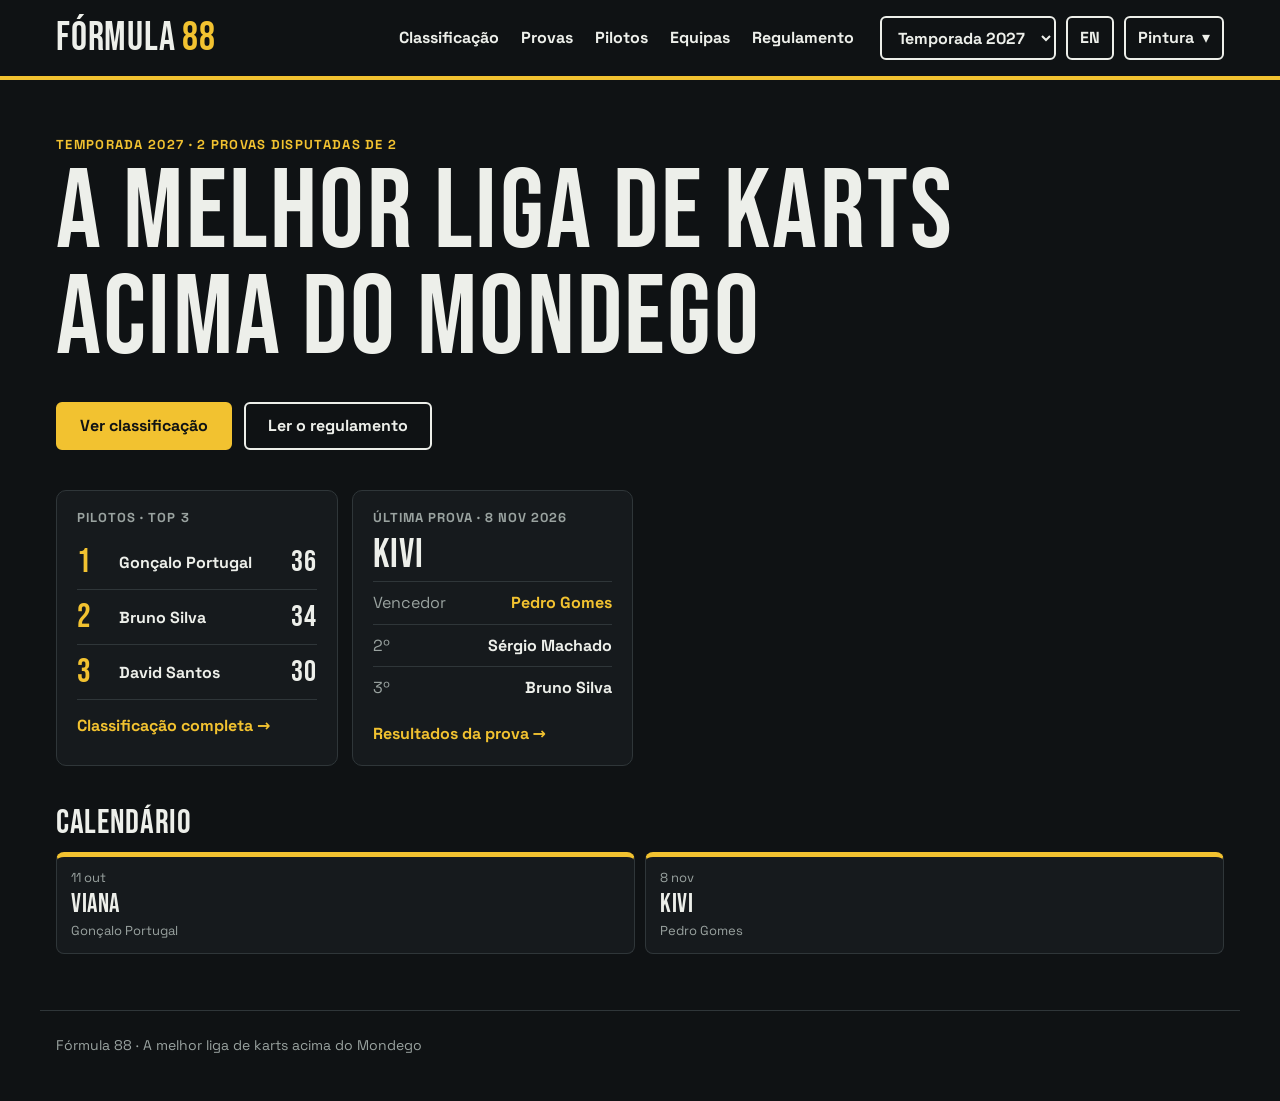
<file: index.html>
<!doctype html>
<html lang="pt" data-livery="escuro">
<head>
<meta charset="utf-8">
<meta name="viewport" content="width=device-width, initial-scale=1">
<title>Fórmula 88</title>
<link rel="manifest" href="manifest.webmanifest">
<meta name="theme-color" content="#0F1214">
<link rel="icon" type="image/png" sizes="32x32" href="assets/icons/favicon-32.png">
<link rel="icon" type="image/png" sizes="192x192" href="assets/icons/icon-192.png">
<link rel="apple-touch-icon" href="assets/icons/apple-touch-icon.png">
<meta name="apple-mobile-web-app-title" content="Fórmula 88">
<meta name="description" content="Fórmula 88: a melhor liga de karts acima do Mondego. Classificações, provas, pilotos e regulamento.">
<script>
/* Aplica a pintura guardada antes de a página aparecer. Fica só neste browser. */
(function () {
  try {
    var l = localStorage.getItem('f88-pintura');
    if (l) document.documentElement.setAttribute('data-livery', l);
  } catch (e) {}
  document.documentElement.className = 'f88-boot';
})();
</script>
<style>.f88-boot body { visibility: hidden; }</style>
</head>
<body>
<a class="skip" href="#app">Saltar para o conteúdo</a>
<header class="site-head">
  <div class="wrap head-row">
    <a class="logo" href="#/">FÓRMULA <span>88</span></a>
    <button class="menu-btn" id="menu-btn" aria-expanded="false" aria-controls="menu">Menu</button>
    <div class="menu" id="menu">
      <nav id="nav" class="nav" aria-label="Principal"></nav>
      <div class="tools">
        <select id="season-select" aria-label="Temporada"></select>
        <button type="button" class="lang-btn" id="lang-btn" lang="en" aria-label="Switch to English">EN</button>
        <details class="livery-pop" id="livery-pop">
          <summary>Pintura</summary>
          <div class="liveries" id="liveries" role="group" aria-label="Escolher pintura"></div>
        </details>
      </div>
    </div>
  </div>
  <div class="stripes" aria-hidden="true"></div>
</header>

<main id="app" class="wrap" tabindex="-1">
  <p class="loading">A carregar…</p>
</main>

<footer class="wrap site-foot">
  <p id="foot-line">Fórmula 88 · A melhor liga de karts acima do Mondego</p>
  <p><button type="button" class="link-btn" data-install hidden>Instalar como app</button></p>
</footer>

<script>
/* Esta página nunca muda: a versão vem de version.json, lido sempre de fresco, e é com ela que se pedem
   a folha de estilos e os scripts. Assim, quando o site é atualizado, basta abrir ou voltar à página. */
/* O Android avisa cedo que o site pode ser instalado; guarda-se o aviso para o botão "Instalar". */
window.F88Install = { prompt: null };
window.addEventListener('beforeinstallprompt', function (e) { e.preventDefault(); window.F88Install.prompt = e; window.dispatchEvent(new Event('f88-install')); });
(function () {
  var files = ['assets/i18n.js', 'assets/scoring.js', 'assets/xlsx.js', 'assets/replay.js', 'assets/app.js'], current = null, checked = Date.now();
  function show() { document.documentElement.classList.remove('f88-boot'); }
  function version() { return fetch('version.json', { cache: 'no-store' }).then(function (r) { return r.json(); }).then(function (j) { return String(j.v); }); }
  function start(v) {
    current = v;
    var l = document.createElement('link'); l.rel = 'stylesheet'; l.href = 'assets/style.css?v=' + v; l.onload = l.onerror = show;
    document.head.appendChild(l); setTimeout(show, 3000);
    (function next(i) {
      if (i >= files.length) return;
      var s = document.createElement('script'); s.src = files[i] + '?v=' + v; s.onload = function () { next(i + 1); };
      document.body.appendChild(s);
    })(0);
  }
  version().then(start, function () { start(String(Date.now())); });
  // ao voltar ao separador, se entretanto saiu uma versão nova, a página recarrega sozinha
  document.addEventListener('visibilitychange', function () {
    if (document.hidden || !current || Date.now() - checked < 60000) return;
    checked = Date.now();
    version().then(function (v) { if (v !== current) location.reload(); }, function () {});
  });
})();
</script>
</body>
</html>
</file>
